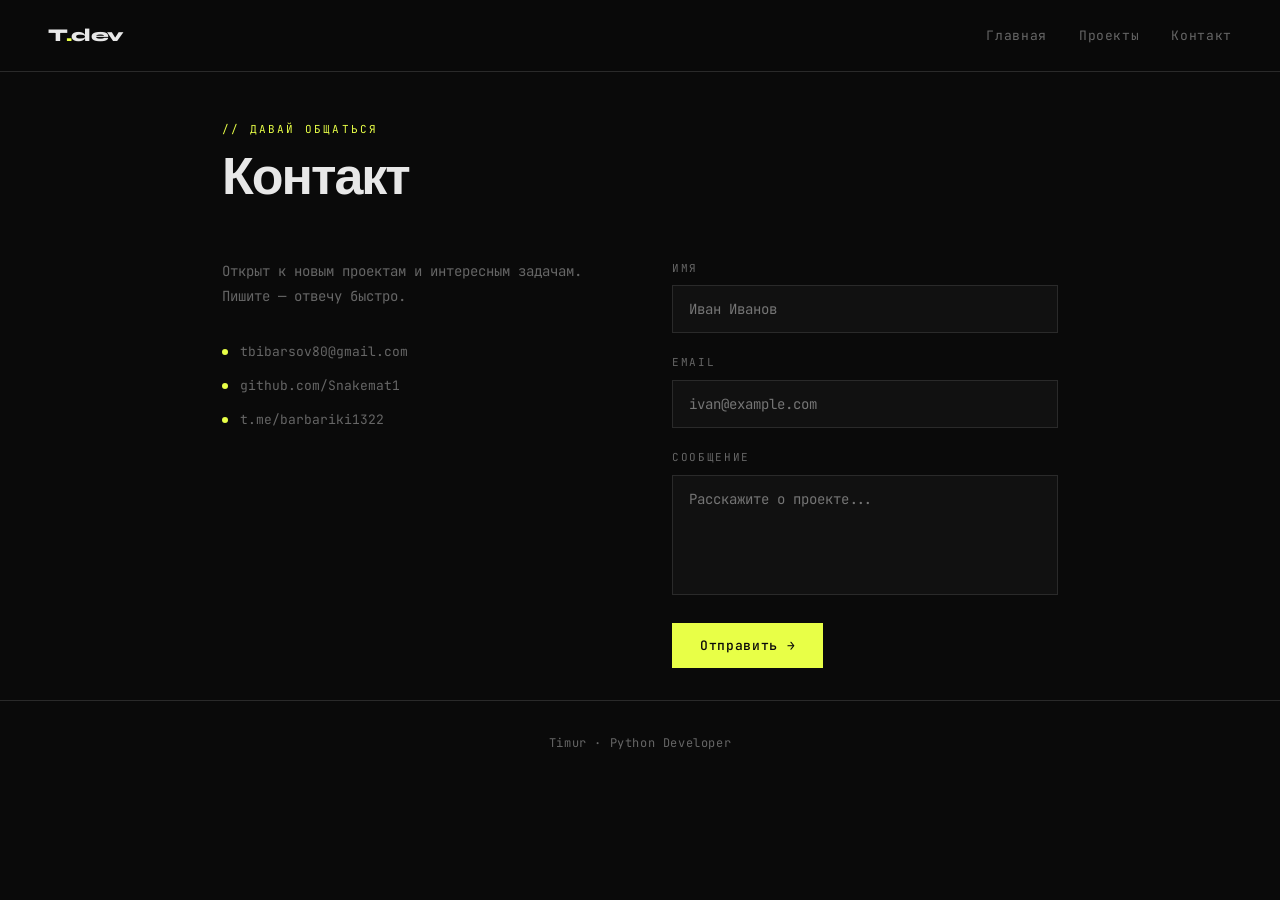
<file: templates/contact.html>
<!DOCTYPE html>
<html lang="ru">
<head>
  <meta charset="UTF-8">
  <meta name="viewport" content="width=device-width, initial-scale=1.0">
  <title>Контакт — Portfolio</title>
  <link rel="stylesheet" href="/static/css/style.css">
</head>
<body>

<nav>
  <a href="/" class="nav-logo">T<span>.</span>dev</a>
  <ul class="nav-links">
    <li><a href="/">Главная</a></li>
    <li><a href="/portfolio">Проекты</a></li>
    <li><a href="/contact">Контакт</a></li>
  </ul>
</nav>

<main style="padding-top: 120px;">
  <div class="container">
    <p class="section-label">// давай общаться</p>
    <h2 class="section-title">Контакт</h2>

    <div class="contact-grid">
      <div class="contact-info">
        <p>Открыт к новым проектам и интересным задачам. Пишите — отвечу быстро.</p>
        <div class="contact-links">
          <a href="mailto:tbibarsov80@gmail.com" class="contact-link">
            <span class="contact-link-dot"></span>
            tbibarsov80@gmail.com
          </a>
          <a href="https://github.com/Snakemat1" class="contact-link">
            <span class="contact-link-dot"></span>
            github.com/Snakemat1
          </a>
          <a href="https://t.me/barbariki1322" class="contact-link">
            <span class="contact-link-dot"></span>
            t.me/barbariki1322
          </a>
        </div>
      </div>

      <div class="contact-form-wrap">
        <div class="form-group">
          <label class="form-label">Имя</label>
          <input type="text" id="f-name" class="form-input" placeholder="Иван Иванов">
        </div>
        <div class="form-group">
          <label class="form-label">Email</label>
          <input type="email" id="f-email" class="form-input" placeholder="ivan@example.com">
        </div>
        <div class="form-group">
          <label class="form-label">Сообщение</label>
          <textarea id="f-message" class="form-textarea" placeholder="Расскажите о проекте..."></textarea>
        </div>
        <button class="btn btn-primary" onclick="sendForm()">Отправить →</button>
        <p class="form-status" id="form-status"></p>
      </div>
    </div>
  </div>
</main>

<footer>
  <div class="container">
    <p>Timur · Python Developer</p>
  </div>
</footer>

<script src="/static/js/contact.js"></script>
</body>
</html>
</file>
<file: static/css/style.css>
@import url('https://fonts.googleapis.com/css2?family=Syne:wght@400;600;700;800&family=JetBrains+Mono:wght@300;400;500&display=swap');

:root {
  --bg: #0a0a0a;
  --bg-2: #111111;
  --bg-3: #1a1a1a;
  --border: #2a2a2a;
  --text: #e8e8e8;
  --text-muted: #666;
  --accent: #e8ff47;
  --accent-dim: rgba(232, 255, 71, 0.08);
}

*, *::before, *::after { box-sizing: border-box; margin: 0; padding: 0; }

html { scroll-behavior: smooth; }

body {
  background: var(--bg);
  color: var(--text);
  font-family: 'JetBrains Mono', monospace;
  font-size: 15px;
  line-height: 1.7;
  min-height: 100vh;
}

a {
  all: unset;
}
/* ── NAV ── */
nav {
  position: fixed;
  top: 0; left: 0; right: 0;
  z-index: 100;
  display: flex;
  justify-content: space-between;
  align-items: center;
  padding: 20px 48px;
  background: rgba(10,10,10,0.85);
  backdrop-filter: blur(12px);
  border-bottom: 1px solid var(--border);
}

.nav-logo {
  font-family: 'Syne', sans-serif;
  font-weight: 800;
  font-size: 18px;
  color: var(--text);
  text-decoration: none;
  letter-spacing: -0.5px;
}

.nav-logo span { color: var(--accent); }

.nav-links {
  display: flex;
  gap: 32px;
  list-style: none;
}

.nav-links a {
  color: var(--text-muted);
  text-decoration: none;
  font-size: 13px;
  letter-spacing: 0.05em;
  transition: color 0.2s;
  position: relative;
}

.nav-links a::after {
  content: '';
  position: absolute;
  bottom: -2px; left: 0;
  width: 0; height: 1px;
  background: var(--accent);
  transition: width 0.2s;
}

.nav-links a:hover { color: var(--text); }
.nav-links a:hover::after { width: 100%; }

/* ── LAYOUT ── */
.container {
  max-width: 900px;
  margin: 0 auto;
  padding: 0 32px;
}

/* ── HERO ── */
.hero {
  min-height: 100vh;
  display: flex;
  align-items: center;
  padding-top: 80px;
  position: relative;
  overflow: hidden;
}

.hero::before {
  content: '';
  position: absolute;
  top: -200px; right: -200px;
  width: 600px; height: 600px;
  background: radial-gradient(circle, rgba(232,255,71,0.04) 0%, transparent 70%);
  pointer-events: none;
}

.hero-tag {
  font-size: 12px;
  letter-spacing: 0.15em;
  color: var(--accent);
  text-transform: uppercase;
  margin-bottom: 24px;
  opacity: 0;
  animation: fadeUp 0.6s ease forwards;
}

.hero-name {
  font-family: 'Syne', sans-serif;
  font-size: clamp(52px, 8vw, 96px);
  font-weight: 800;
  line-height: 0.95;
  letter-spacing: -3px;
  margin-bottom: 24px;
  opacity: 0;
  animation: fadeUp 0.6s 0.1s ease forwards;
}

.hero-title {
  font-size: 16px;
  color: var(--text-muted);
  margin-bottom: 48px;
  opacity: 0;
  animation: fadeUp 0.6s 0.2s ease forwards;
}

.hero-title span { color: var(--text); }

.hero-skills {
  display: flex;
  flex-wrap: wrap;
  gap: 10px;
  margin-bottom: 56px;
  opacity: 0;
  animation: fadeUp 0.6s 0.3s ease forwards;
}

.skill-tag {
  padding: 6px 14px;
  border: 1px solid var(--border);
  font-size: 12px;
  color: var(--text-muted);
  letter-spacing: 0.05em;
  transition: all 0.2s;
}

.skill-tag:hover {
  border-color: var(--accent);
  color: var(--accent);
  background: var(--accent-dim);
}

.hero-cta {
  display: flex;
  gap: 16px;
  opacity: 0;
  animation: fadeUp 0.6s 0.4s ease forwards;
}

.btn {
  display: inline-block;
  padding: 14px 28px;
  font-family: 'JetBrains Mono', monospace;
  font-size: 13px;
  letter-spacing: 0.05em;
  text-decoration: none;
  transition: all 0.2s;
  cursor: pointer;
  border: none;
}

.btn-primary {
  background: var(--accent);
  color: #0a0a0a;
  font-weight: 500;
}

.btn-primary:hover {
  background: #fff;
  transform: translateY(-2px);
}

.btn-outline {
  background: transparent;
  color: var(--text);
  border: 1px solid var(--border);
}

.btn-outline:hover {
  border-color: var(--text);
  transform: translateY(-2px);
}

/* ── SECTIONS ── */
section {
  padding: 100px 0;
  border-top: 1px solid var(--border);
}

.section-label {
  font-size: 11px;
  letter-spacing: 0.2em;
  text-transform: uppercase;
  color: var(--accent);
  margin-bottom: 12px;
}

.section-title {
  font-family: 'Syne', sans-serif;
  font-size: clamp(32px, 5vw, 52px);
  font-weight: 800;
  letter-spacing: -2px;
  line-height: 1;
  margin-bottom: 56px;
}

/* ── PROJECTS ── */
.projects-grid {
  display: grid;
  grid-template-columns: repeat(auto-fill, minmax(380px, 1fr));
  gap: 1px;
  background: var(--border);
  border: 1px solid var(--border);
}

.project-card {
  background: var(--bg);
  padding: 36px;
  transition: background 0.2s;
  text-decoration: none;
  color: inherit;
  display: block;
}

.project-card:hover {
  background: var(--bg-3);
}

.project-card:hover .project-arrow { transform: translate(4px, -4px); }

.project-header {
  display: flex;
  justify-content: space-between;
  align-items: flex-start;
  margin-bottom: 16px;
}

.project-num {
  font-size: 11px;
  color: var(--text-muted);
  letter-spacing: 0.1em;
}

.project-arrow {
  font-size: 18px;
  color: var(--text-muted);
  transition: transform 0.2s;
}

.project-title {
  font-family: 'Syne', sans-serif;
  font-size: 20px;
  font-weight: 700;
  margin-bottom: 12px;
  letter-spacing: -0.5px;
}

.project-desc {
  font-size: 13px;
  color: var(--text-muted);
  line-height: 1.7;
  margin-bottom: 24px;
}

.project-stack {
  display: flex;
  flex-wrap: wrap;
  gap: 8px;
}

.stack-tag {
  font-size: 11px;
  padding: 3px 10px;
  background: var(--bg-3);
  color: var(--text-muted);
  letter-spacing: 0.05em;
  border: 1px solid var(--border);
}

/* ── CONTACT FORM ── */
.contact-grid {
  display: grid;
  grid-template-columns: 1fr 1fr;
  gap: 64px;
  align-items: start;
}

.contact-info p {
  color: var(--text-muted);
  font-size: 14px;
  margin-bottom: 32px;
  line-height: 1.8;
}

.contact-links {
  display: flex;
  flex-direction: column;
  gap: 12px;
}

.contact-link {
  display: flex;
  align-items: center;
  gap: 12px;
  color: var(--text-muted);
  text-decoration: none;
  font-size: 13px;
  transition: color 0.2s;
}

.contact-link:hover { color: var(--accent); }
.contact-link-dot {
  width: 6px; height: 6px;
  background: var(--accent);
  border-radius: 50%;
  flex-shrink: 0;
}

.form-group {
  margin-bottom: 20px;
}

.form-label {
  display: block;
  font-size: 11px;
  letter-spacing: 0.15em;
  text-transform: uppercase;
  color: var(--text-muted);
  margin-bottom: 8px;
}

.form-input,
.form-textarea {
  width: 100%;
  background: var(--bg-2);
  border: 1px solid var(--border);
  color: var(--text);
  font-family: 'JetBrains Mono', monospace;
  font-size: 14px;
  padding: 14px 16px;
  outline: none;
  transition: border-color 0.2s;
  resize: none;
}

.form-input:focus,
.form-textarea:focus {
  border-color: var(--accent);
}

.form-textarea { height: 120px; }

.form-status {
  margin-top: 12px;
  font-size: 13px;
  color: var(--accent);
  min-height: 20px;
}

/* ── FOOTER ── */
footer {
  border-top: 1px solid var(--border);
  padding: 32px 0;
  text-align: center;
  color: var(--text-muted);
  font-size: 12px;
  letter-spacing: 0.05em;
}

/* ── ANIMATIONS ── */
@keyframes fadeUp {
  from { opacity: 0; transform: translateY(20px); }
  to   { opacity: 1; transform: translateY(0); }
}

/* ── RESPONSIVE ── */
@media (max-width: 700px) {
  nav { padding: 16px 24px; }
  .container { padding: 0 20px; }
  .projects-grid { grid-template-columns: 1fr; }
  .contact-grid { grid-template-columns: 1fr; gap: 40px; }
  .hero-name { letter-spacing: -2px; }
}
</file>
